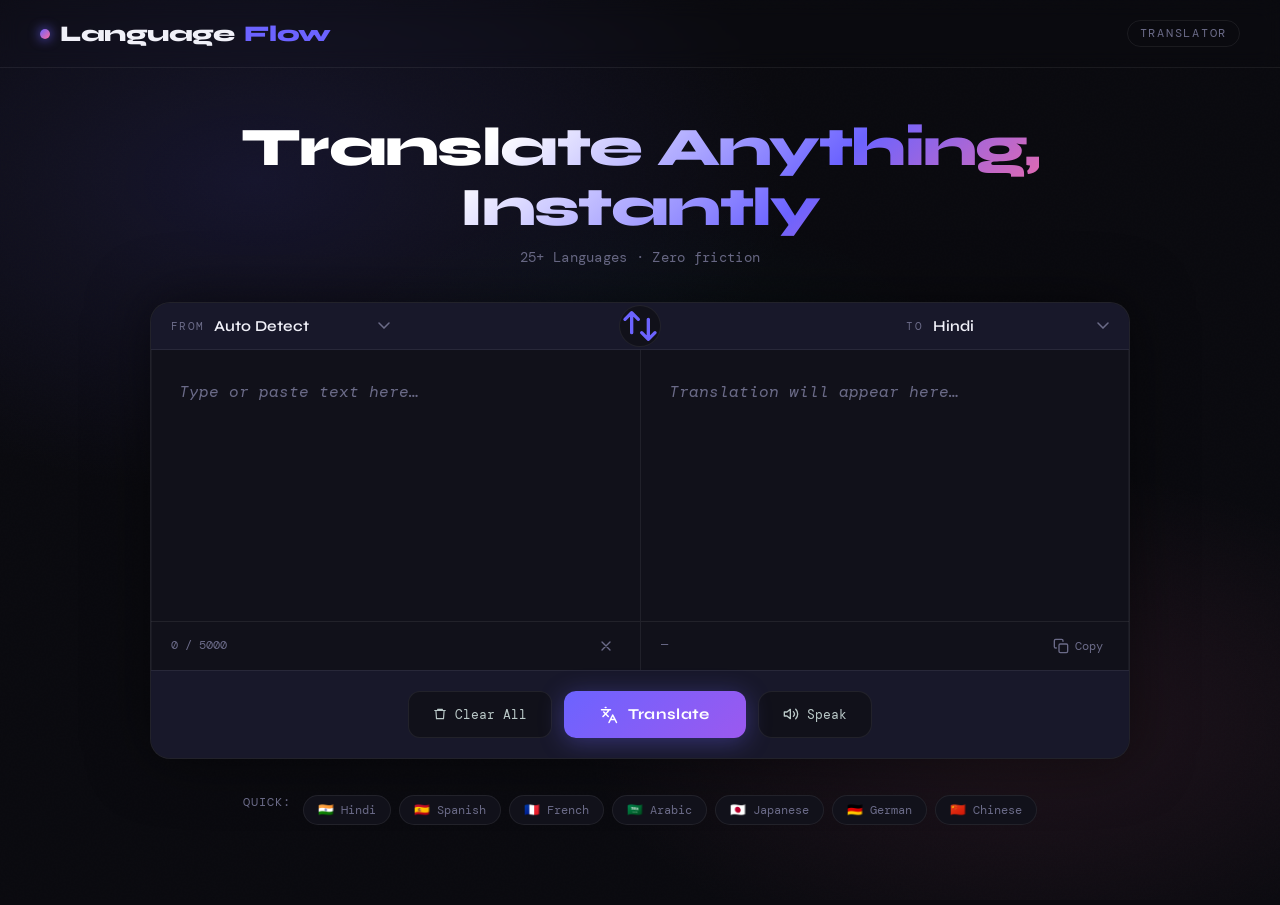
<file: index.html>
<!DOCTYPE html>
<html lang="en">
<head>
  <meta charset="UTF-8" />
  <meta name="viewport" content="width=device-width, initial-scale=1.0"/>
  <title>LinguaFlow — Translator</title>
  <link href="https://fonts.googleapis.com/css2?family=Syne:wght@400;600;700;800&family=DM+Mono:ital,wght@0,300;0,400;1,300&display=swap" rel="stylesheet"/>
  <link rel="stylesheet" href="Translator.css">
</head>
<body>
<div class="wrapper">

  <header>
    <div class="logo">
      <div class="logo-dot"></div>
      Language<span>Flow</span>
    </div>
    <div class="header-tag">Translator</div>
  </header>

  <main>
    <div class="hero">
      <h1>Translate Anything,<br>Instantly</h1>
      <p>25+ Languages · Zero friction</p>
    </div>

    <div class="card">
      <!-- Language bar -->
      <div class="lang-bar">
        <div class="lang-select-wrap">
          <label>From</label>
          <select id="sourceLang">
            <option value="auto">Auto Detect</option>
            <option value="hi">Hindi</option>
            <option value="en">English</option>
            <option value="es">Spanish</option>
            <option value="fr">French</option>
            <option value="de">German</option>
            <option value="ar">Arabic</option>
            <option value="zh">Chinese (Simplified)</option>
            <option value="ja">Japanese</option>
            <option value="ko">Korean</option>
            <option value="pt">Portuguese</option>
            <option value="ru">Russian</option>
            <option value="it">Italian</option>
            <option value="nl">Dutch</option>
            <option value="tr">Turkish</option>
            <option value="bn">Bengali</option>
            <option value="ur">Urdu</option>
            <option value="ta">Tamil</option>
            <option value="te">Telugu</option>
            <option value="mr">Marathi</option>
            <option value="pa">Punjabi</option>
            <option value="sw">Swahili</option>
            <option value="vi">Vietnamese</option>
            <option value="th">Thai</option>
            <option value="el">Greek</option>
            <option value="pl">Polish</option>
            <option value="uk">Ukrainian</option>
          </select>
          <span class="detected-badge" id="detectedBadge">Detected</span>
        </div>

        <button class="swap-btn" id="swapBtn" title="Swap languages">
          <svg viewBox="0 0 24 24" fill="none" stroke="currentColor" stroke-width="2" stroke-linecap="round" stroke-linejoin="round">
            <path d="M7 16V4m0 0L3 8m4-4l4 4M17 8v12m0 0l4-4m-4 4l-4-4"/>
          </svg>
        </button>

        <div class="lang-select-wrap" style="justify-content:flex-end">
          <label>To</label>
          <select id="targetLang">
            <option value="hi">Hindi</option>
            <option value="en">English</option>
            <option value="es">Spanish</option>
            <option value="fr">French</option>
            <option value="de">German</option>
            <option value="ar">Arabic</option>
            <option value="zh">Chinese (Simplified)</option>
            <option value="ja">Japanese</option>
            <option value="ko">Korean</option>
            <option value="pt">Portuguese</option>
            <option value="ru">Russian</option>
            <option value="it">Italian</option>
            <option value="nl">Dutch</option>
            <option value="tr">Turkish</option>
            <option value="bn">Bengali</option>
            <option value="ur">Urdu</option>
            <option value="ta">Tamil</option>
            <option value="te">Telugu</option>
            <option value="mr">Marathi</option>
            <option value="pa">Punjabi</option>
            <option value="sw">Swahili</option>
            <option value="vi">Vietnamese</option>
            <option value="th">Thai</option>
            <option value="el">Greek</option>
            <option value="pl">Polish</option>
            <option value="uk">Ukrainian</option>
          </select>
        </div>
      </div>

      <!-- Text panels -->
      <div class="panels">
        <div class="panel panel-input">
          <textarea id="inputText" placeholder="Type or paste text here…" maxlength="5000"></textarea>
          <div class="panel-footer">
            <span class="char-count" id="charCount">0 / 5000</span>
            <div class="btn-row">
              <button class="icon-btn" id="clearInputBtn" title="Clear">
                <svg viewBox="0 0 24 24" fill="none" stroke="currentColor" stroke-width="2" stroke-linecap="round" stroke-linejoin="round">
                  <path d="M18 6L6 18M6 6l12 12"/>
                </svg>
              </button>
            </div>
          </div>
        </div>

        <div class="divider"></div>

        <div class="panel panel-output">
          <textarea id="outputText" placeholder="Translation will appear here…" readonly></textarea>
          <div class="panel-footer">
            <span class="char-count" id="outCharCount">—</span>
            <div class="btn-row">
              <button class="icon-btn" id="copyBtn" title="Copy translation">
                <svg viewBox="0 0 24 24" fill="none" stroke="currentColor" stroke-width="2" stroke-linecap="round" stroke-linejoin="round">
                  <rect x="9" y="9" width="13" height="13" rx="2"/>
                  <path d="M5 15H4a2 2 0 01-2-2V4a2 2 0 012-2h9a2 2 0 012 2v1"/>
                </svg>
                Copy
              </button>
            </div>
          </div>
        </div>
      </div>

      <!-- ✅ Translate button row — teeno buttons ek saath -->
      <div class="translate-btn-wrap">

        <button class="clear-btn" id="clearAllBtn">
          <svg width="14" height="14" viewBox="0 0 24 24" fill="none" stroke="currentColor" stroke-width="2" stroke-linecap="round" stroke-linejoin="round">
            <path d="M3 6h18M19 6l-1 14H6L5 6M8 6V4h8v2"/>
          </svg>
          Clear All
        </button>

        <button class="translate-btn" id="translateBtn">
          <div class="spinner"></div>
          <span class="btn-text">
            <svg width="18" height="18" viewBox="0 0 24 24" fill="none" stroke="currentColor" stroke-width="2" stroke-linecap="round" stroke-linejoin="round" style="display:inline-block;vertical-align:middle;margin-right:6px">
              <path d="M5 8l6 6M4 14l6-6 2-3M2 5h12M7 2h1M22 22l-5-10-5 10M14 18h6"/>
            </svg>
            Translate
          </span>
        </button>

        <!-- ✅ Speak button — Clear All aur Translate ke saath -->
        <button class="speak-btn" id="speakBtn">
          <svg width="16" height="16" viewBox="0 0 24 24" fill="none" stroke="currentColor" stroke-width="2" stroke-linecap="round" stroke-linejoin="round">
            <polygon points="11 5 6 9 2 9 2 15 6 15 11 19 11 5"/>
            <path d="M15.54 8.46a5 5 0 0 1 0 7.07"/>
            <path d="M19.07 4.93a10 10 0 0 1 0 14.14"/>
          </svg>
          Speak
        </button>

      </div>
    </div>

    <!-- Quick language pills -->
    <div class="quick-langs">
      <span>Quick:</span>
      <button class="lang-pill" data-lang="hi">🇮🇳 Hindi</button>
      <button class="lang-pill" data-lang="es">🇪🇸 Spanish</button>
      <button class="lang-pill" data-lang="fr">🇫🇷 French</button>
      <button class="lang-pill" data-lang="ar">🇸🇦 Arabic</button>
      <button class="lang-pill" data-lang="ja">🇯🇵 Japanese</button>
      <button class="lang-pill" data-lang="de">🇩🇪 German</button>
      <button class="lang-pill" data-lang="zh">🇨🇳 Chinese</button>
    </div>

  </main>
</div>

<div class="toast" id="toast"></div>

<script src="Translator.js"></script>
</body>
</html>
</file>
<file: Translator.css>
*, *::before, *::after { box-sizing: border-box; margin: 0; padding: 0; }

    :root {
      --bg: #0a0a0f;
      --surface: #11111a;
      --surface2: #18182a;
      --border: rgba(255,255,255,0.07);
      --accent: #6c63ff;
      --accent2: #ff6b9d;
      --accent3: #00e5c3;
      --text: #f0f0f8;
      --muted: #6b6b88;
      --glow: rgba(108, 99, 255, 0.25);
    }

    html, body {
      height: 100%;
      background: var(--bg);
      color: var(--text);
      font-family: 'DM Mono', monospace;
      overflow-x: hidden;
    }

    /* Animated background mesh */
    body::before {
      content: '';
      position: fixed;
      inset: 0;
      background:
        radial-gradient(ellipse 60% 50% at 20% 20%, rgba(108,99,255,0.12) 0%, transparent 70%),
        radial-gradient(ellipse 50% 40% at 80% 80%, rgba(255,107,157,0.09) 0%, transparent 70%),
        radial-gradient(ellipse 40% 40% at 50% 50%, rgba(0,229,195,0.05) 0%, transparent 70%);
      pointer-events: none;
      z-index: 0;
    }

    /* Grain overlay */
    body::after {
      content: '';
      position: fixed;
      inset: 0;
      background-image: url("data:image/svg+xml,%3Csvg viewBox='0 0 512 512' xmlns='http://www.w3.org/2000/svg'%3E%3Cfilter id='n'%3E%3CfeTurbulence type='fractalNoise' baseFrequency='0.9' numOctaves='4' stitchTiles='stitch'/%3E%3C/filter%3E%3Crect width='100%25' height='100%25' filter='url(%23n)' opacity='0.03'/%3E%3C/svg%3E");
      pointer-events: none;
      z-index: 0;
      opacity: 0.4;
    }

    .wrapper {
      position: relative;
      z-index: 1;
      min-height: 100vh;
      display: flex;
      flex-direction: column;
    }

    /* ── HEADER ── */
    header {
      display: flex;
      align-items: center;
      justify-content: space-between;
      padding: 20px 40px;
      border-bottom: 1px solid var(--border);
      backdrop-filter: blur(10px);
      animation: fadeDown 0.6s ease both;
    }

    .logo {
      font-family: 'Syne', sans-serif;
      font-weight: 800;
      font-size: 1.4rem;
      letter-spacing: -0.02em;
      display: flex;
      align-items: center;
      gap: 10px;
    }

    .logo-dot {
      width: 10px; height: 10px;
      border-radius: 50%;
      background: linear-gradient(135deg, var(--accent), var(--accent2));
      box-shadow: 0 0 12px var(--accent);
      animation: pulse 2.5s ease-in-out infinite;
    }

    .logo span { color: var(--accent); }

    .header-tag {
      font-size: 0.72rem;
      color: var(--muted);
      letter-spacing: 0.15em;
      text-transform: uppercase;
      border: 1px solid var(--border);
      padding: 5px 12px;
      border-radius: 100px;
    }

    /* ── MAIN ── */
    main {
      flex: 1;
      display: flex;
      flex-direction: column;
      align-items: center;
      padding: 50px 20px 80px;
      gap: 36px;
    }

    .hero {
      text-align: center;
      animation: fadeUp 0.7s ease 0.1s both;
    }

    .hero h1 {
      font-family: 'Syne', sans-serif;
      font-size: clamp(2rem, 5vw, 3.4rem);
      font-weight: 800;
      letter-spacing: -0.03em;
      line-height: 1.1;
      background: linear-gradient(135deg, #ffffff 30%, var(--accent) 70%, var(--accent2));
      -webkit-background-clip: text;
      -webkit-text-fill-color: transparent;
      background-clip: text;
    }

    .hero p {
      margin-top: 10px;
      color: var(--muted);
      font-size: 0.88rem;
      letter-spacing: 0.02em;
    }

    /* ── TRANSLATOR CARD ── */
    .card {
      width: 100%;
      max-width: 980px;
      background: var(--surface);
      border: 1px solid var(--border);
      border-radius: 20px;
      overflow: hidden;
      box-shadow: 0 0 60px rgba(0,0,0,0.5), 0 0 0 1px rgba(255,255,255,0.04) inset;
      animation: fadeUp 0.7s ease 0.2s both;
    }

    /* Language bar */
    .lang-bar {
      display: grid;
      grid-template-columns: 1fr auto 1fr;
      align-items: center;
      border-bottom: 1px solid var(--border);
      background: var(--surface2);
    }

    .lang-select-wrap {
      padding: 14px 20px;
      display: flex;
      align-items: center;
      gap: 10px;
    }

    .lang-select-wrap label {
      font-size: 0.7rem;
      color: var(--muted);
      text-transform: uppercase;
      letter-spacing: 0.12em;
      white-space: nowrap;
    }

    .lang-select-wrap select {
      background: transparent;
      border: none;
      color: var(--text);
      font-family: 'Syne', sans-serif;
      font-weight: 600;
      font-size: 0.95rem;
      cursor: pointer;
      outline: none;
      appearance: none;
      -webkit-appearance: none;
      padding-right: 20px;
      background-image: url("data:image/svg+xml,%3Csvg xmlns='http://www.w3.org/2000/svg' width='12' height='7' viewBox='0 0 12 7'%3E%3Cpath d='M1 1l5 5 5-5' stroke='%236b6b88' stroke-width='1.5' fill='none' stroke-linecap='round'/%3E%3C/svg%3E");
      background-repeat: no-repeat;
      background-position: right 0 center;
    }

    .lang-select-wrap select option { background: #1a1a2e; }

    .swap-btn {
      width: 42px; height: 42px;
      border-radius: 50%;
      border: 1px solid var(--border);
      background: var(--surface);
      color: var(--accent);
      cursor: pointer;
      display: flex;
      align-items: center;
      justify-content: center;
      transition: all 0.3s ease;
      margin: 0 16px;
      flex-shrink: 0;
    }

    .swap-btn:hover {
      background: var(--accent);
      color: white;
      box-shadow: 0 0 20px var(--glow);
      transform: rotate(180deg);
    }

    /* Text panels */
    .panels {
      display: grid;
      grid-template-columns: 1fr 1px 1fr;
      min-height: 320px;
    }

    .divider {
      background: var(--border);
    }

    .panel {
      display: flex;
      flex-direction: column;
      position: relative;
    }

    .panel textarea {
      flex: 1;
      background: transparent;
      border: none;
      resize: none;
      color: var(--text);
      font-family: 'DM Mono', monospace;
      font-size: 1rem;
      line-height: 1.75;
      padding: 28px 28px 16px;
      outline: none;
      min-height: 260px;
    }

    .panel textarea::placeholder { color: var(--muted); font-style: italic; }

    .panel-output textarea {
      color: var(--accent3);
      cursor: default;
    }

    .panel-footer {
      display: flex;
      align-items: center;
      justify-content: space-between;
      padding: 10px 20px;
      border-top: 1px solid var(--border);
    }

    .char-count {
      font-size: 0.72rem;
      color: var(--muted);
    }

    .icon-btn {
      background: none;
      border: none;
      color: var(--muted);
      cursor: pointer;
      padding: 6px;
      border-radius: 8px;
      transition: all 0.2s;
      display: flex;
      align-items: center;
      gap: 6px;
      font-family: 'DM Mono', monospace;
      font-size: 0.75rem;
    }

    .icon-btn:hover { color: var(--text); background: var(--surface2); }
    .icon-btn svg { width: 16px; height: 16px; }
    .btn-row { display: flex; gap: 4px; }

    /* Translate button */
    .translate-btn-wrap {
      display: flex;
      justify-content: center;
      padding: 20px;
      border-top: 1px solid var(--border);
      background: var(--surface2);
      gap: 12px;
    }

    .translate-btn {
      display: flex;
      align-items: center;
      gap: 10px;
      background: linear-gradient(135deg, var(--accent), #9b59ef);
      color: white;
      border: none;
      border-radius: 12px;
      padding: 14px 36px;
      font-family: 'Syne', sans-serif;
      font-weight: 700;
      font-size: 0.95rem;
      cursor: pointer;
      transition: all 0.3s ease;
      letter-spacing: 0.02em;
      box-shadow: 0 4px 24px rgba(108,99,255,0.35);
      position: relative;
      overflow: hidden;
    }

    .translate-btn::before {
      content: '';
      position: absolute;
      inset: 0;
      background: linear-gradient(135deg, rgba(255,255,255,0.1), transparent);
      opacity: 0;
      transition: opacity 0.3s;
    }

    .translate-btn:hover { transform: translateY(-2px); box-shadow: 0 8px 32px rgba(108,99,255,0.5); }
    .translate-btn:hover::before { opacity: 1; }
    .translate-btn:active { transform: translateY(0); }
    .translate-btn.loading { opacity: 0.7; cursor: not-allowed; pointer-events: none; }

    .clear-btn {
      display: flex; align-items: center; gap: 8px;
      background: var(--surface);
      border: 1px solid var(--border);
      color: #bac9c8;
      border-radius: 12px;
      padding: 14px 24px;
      font-family: 'DM Mono', monospace;
      font-size: 0.82rem;
      cursor: pointer;
      transition: all 0.2s;
    }
    .clear-btn:hover { transform: translateY(-2px); box-shadow: 0 8px 32px rgba(199, 4, 30, 0.815); color: #854247; }
    .clear-btn:hover::before { opacity: 1; }
    .clear-btn:active { transform: translateY(0); }
    .clear-btn.loading { opacity: 0.7; cursor: not-allowed; pointer-events: none; }
    
    /* ── QUICK LANGS ── */
    .quick-langs {
      display: flex;
      gap: 8px;
      flex-wrap: wrap;
      justify-content: center;
      animation: fadeUp 0.7s ease 0.35s both;
    }

    .quick-langs span {
      font-size: 0.72rem;
      color: var(--muted);
      letter-spacing: 0.1em;
      text-transform: uppercase;
      margin-right: 4px;
    }

    .lang-pill {
      background: var(--surface);
      border: 1px solid var(--border);
      color: var(--muted);
      border-radius: 100px;
      padding: 6px 14px;
      font-family: 'DM Mono', monospace;
      font-size: 0.78rem;
      cursor: pointer;
      transition: all 0.2s;
    }

    .lang-pill:hover {
      border-color: var(--accent);
      color: var(--accent);
      background: rgba(108,99,255,0.08);
    }

    /* ── LOADING SPINNER ── */
    .spinner {
      width: 18px; height: 18px;
      border: 2px solid rgba(255,255,255,0.3);
      border-top-color: white;
      border-radius: 50%;
      animation: spin 0.7s linear infinite;
      display: none;
    }

    .translate-btn.loading .spinner { display: block; }
    .translate-btn.loading .btn-text { display: none; }

    /* ── TOAST ── */
    .toast {
      position: fixed;
      bottom: 30px;
      left: 50%;
      transform: translateX(-50%) translateY(20px);
      background: var(--surface2);
      border: 1px solid var(--border);
      color: var(--text);
      padding: 12px 24px;
      border-radius: 12px;
      font-size: 0.82rem;
      opacity: 0;
      transition: all 0.3s ease;
      z-index: 100;
      white-space: nowrap;
      box-shadow: 0 8px 32px rgba(0,0,0,0.4);
    }

    .toast.show {
      opacity: 1;
      transform: translateX(-50%) translateY(0);
    }

    /* ── DETECTED LANG BADGE ── */
    .detected-badge {
      display: none;
      font-size: 0.7rem;
      color: var(--accent3);
      background: rgba(0,229,195,0.1);
      border: 1px solid rgba(0,229,195,0.2);
      padding: 3px 10px;
      border-radius: 100px;
      letter-spacing: 0.08em;
    }

    /* ── ANIMATIONS ── */
    @keyframes fadeUp {
      from { opacity: 0; transform: translateY(20px); }
      to   { opacity: 1; transform: translateY(0); }
    }
    @keyframes fadeDown {
      from { opacity: 0; transform: translateY(-10px); }
      to   { opacity: 1; transform: translateY(0); }
    }
    @keyframes spin {
      to { transform: rotate(360deg); }
    }
    @keyframes pulse {
      0%, 100% { box-shadow: 0 0 8px var(--accent); }
      50%       { box-shadow: 0 0 18px var(--accent); }
    }
    @keyframes shimmer {
      0%   { background-position: -200% center; }
      100% { background-position: 200% center; }
    }

    .translating-shimmer {
      background: linear-gradient(90deg, var(--accent3) 25%, #00ffdd 50%, var(--accent3) 75%);
      background-size: 200% auto;
      -webkit-background-clip: text;
      -webkit-text-fill-color: transparent;
      background-clip: text;
      animation: shimmer 1.5s linear infinite;
    }

    /* Responsive */
    @media (max-width: 640px) {
      header { padding: 14px 20px; }
      .panels { grid-template-columns: 1fr; grid-template-rows: 1fr auto 1fr; }
      .divider { height: 1px; width: auto; }
      .lang-bar { grid-template-columns: 1fr auto 1fr; }
      main { padding: 30px 12px 60px; }
    }

/* ── SPEAK BUTTON — translate-btn-wrap ke andar ── */
.speak-btn {
  display: flex;
  align-items: center;
  gap: 8px;
  background: var(--surface);
  border: 1px solid var(--border);
  color: #bac9c8;
  border-radius: 14px;
  padding: 14px 24px;
  font-family: 'DM Mono', monospace;
  font-size: 0.82rem;
  cursor: pointer;
  transition: all 0.2s;
}

.speak-btn:hover { transform: translateY(-2px); box-shadow: 0 8px 32px rgba(5, 233, 202, 0.815); color: #6ad6c8; }
.speak-btn:hover::before { opacity: 1; }
.speak-btn:active { transform: translateY(0); }
.speak-btn.loading { opacity: 0.7; cursor: not-allowed; pointer-events: none; }
</file>
